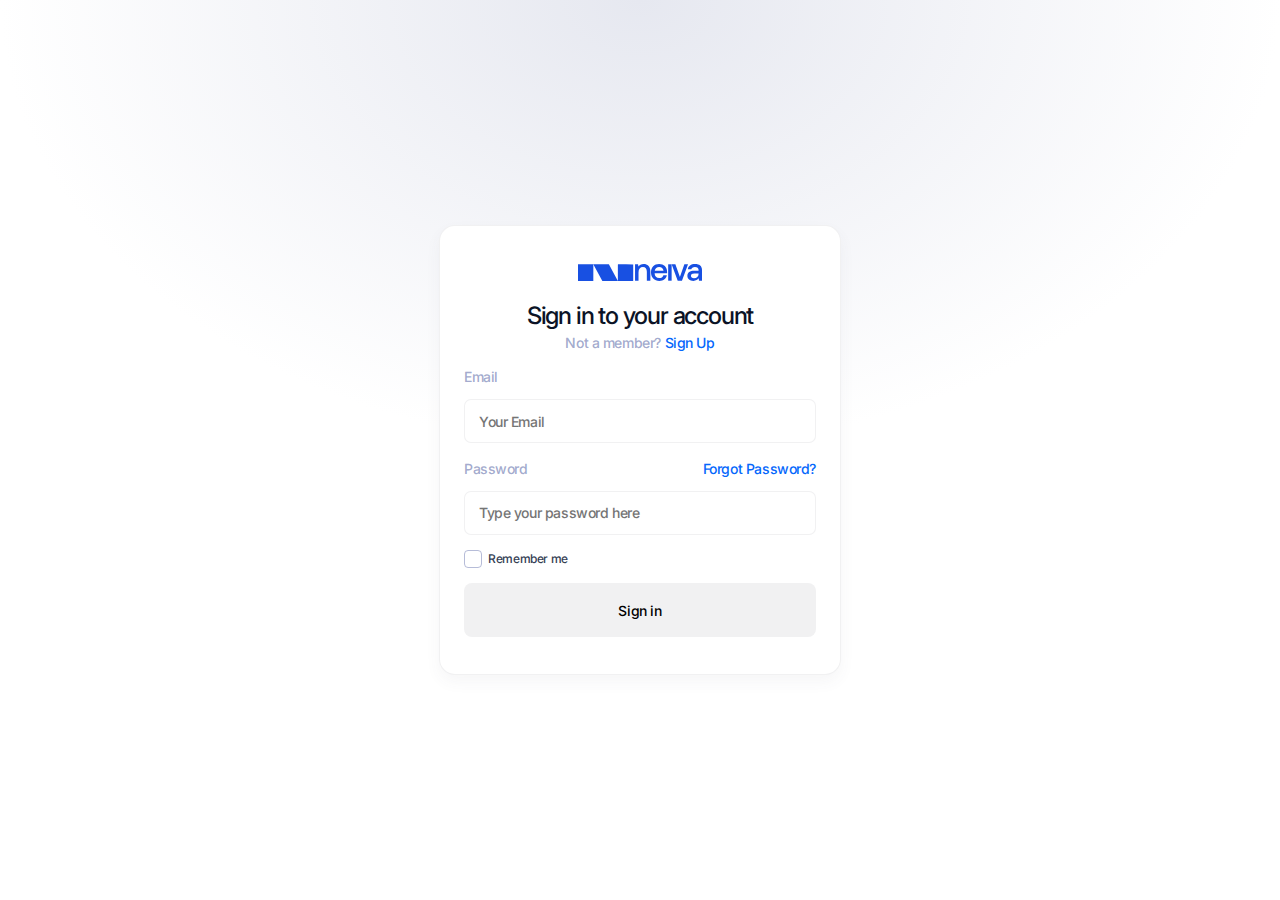
<file: index.html>
<!DOCTYPE html>
<html lang="en">
<link rel="stylesheet" href="styles/styles.css">
<head>
    <meta charset="UTF-8">
    <meta name="viewport" content="initial-scale-1">
    <title>Neiva</title>
</head>
<body>

<div class="sign-in-form">

    <div class="sign-in-form__container">
        <img class="sign-in-form__logo" src="img/Logo.svg" alt="logo">
        <div class="sign-in-form__title">
            <p class="text text_title">Sign in to your account</p>
            <p class="text text_smokey">Not a member?&#160;<a href="#" class="text text_link">Sign Up</a></p>
        </div>

        <div class="sign-in-form__label">
            <label class="text text_smokey" for="email">Email</label>
            <input class="sign-in-form__input text text_gray" id="email" type="email" name="email"
                   placeholder="Your Email">
        </div>

        <div class="sign-in-form__label">
            <div class="row-container">
                <label for="password" class="text text_smokey">Password</label>
                <a href="#" class="text text_link">Forgot Password?</a>
            </div>
            <input class="sign-in-form__input text text_gray" type="password" name="password"
                   placeholder="Type your password here" id="password">
        </div>

        <div class="sign-in-form__checkbox">
            <input type="checkbox" class="custom_checkbox" id="remember" name="remember">
            <label class="text text_small" for="remember">Remember me</label>
        </div>

        <button class="sign-in-form__button text" type="button">Sign in</button>
    </div>
</div>
</body>
</html>
</file>
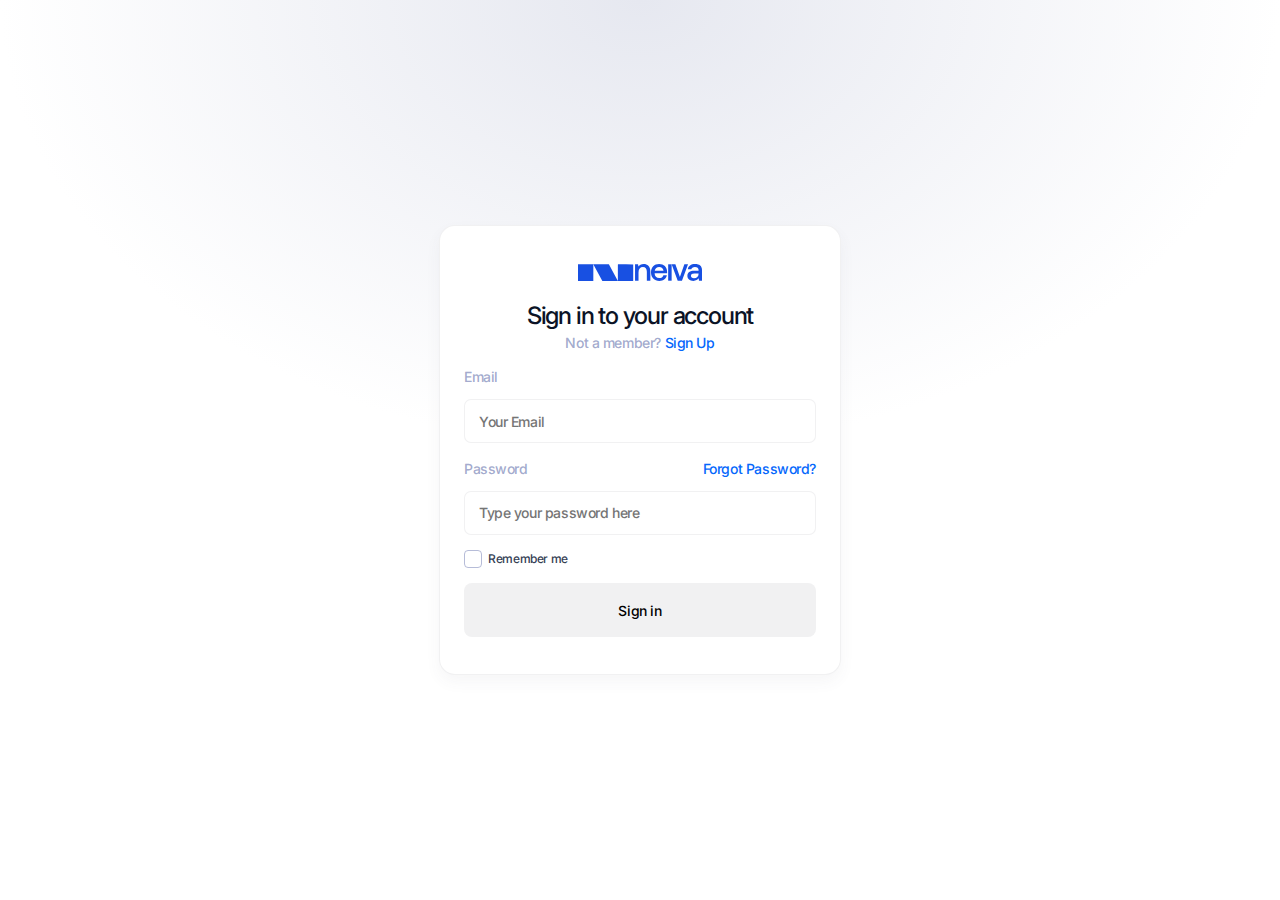
<file: index-DOM-generated.html>
<!DOCTYPE html>
<html lang="en">
<link rel="stylesheet" href="styles/styles.css">
<script src="js/script.js"></script>
<head>
  <meta charset="UTF-8">
  <meta name="viewport" content="initial-scale-1">
  <title>Neiva</title>
</head>
<body>
</body>
</html>
</file>
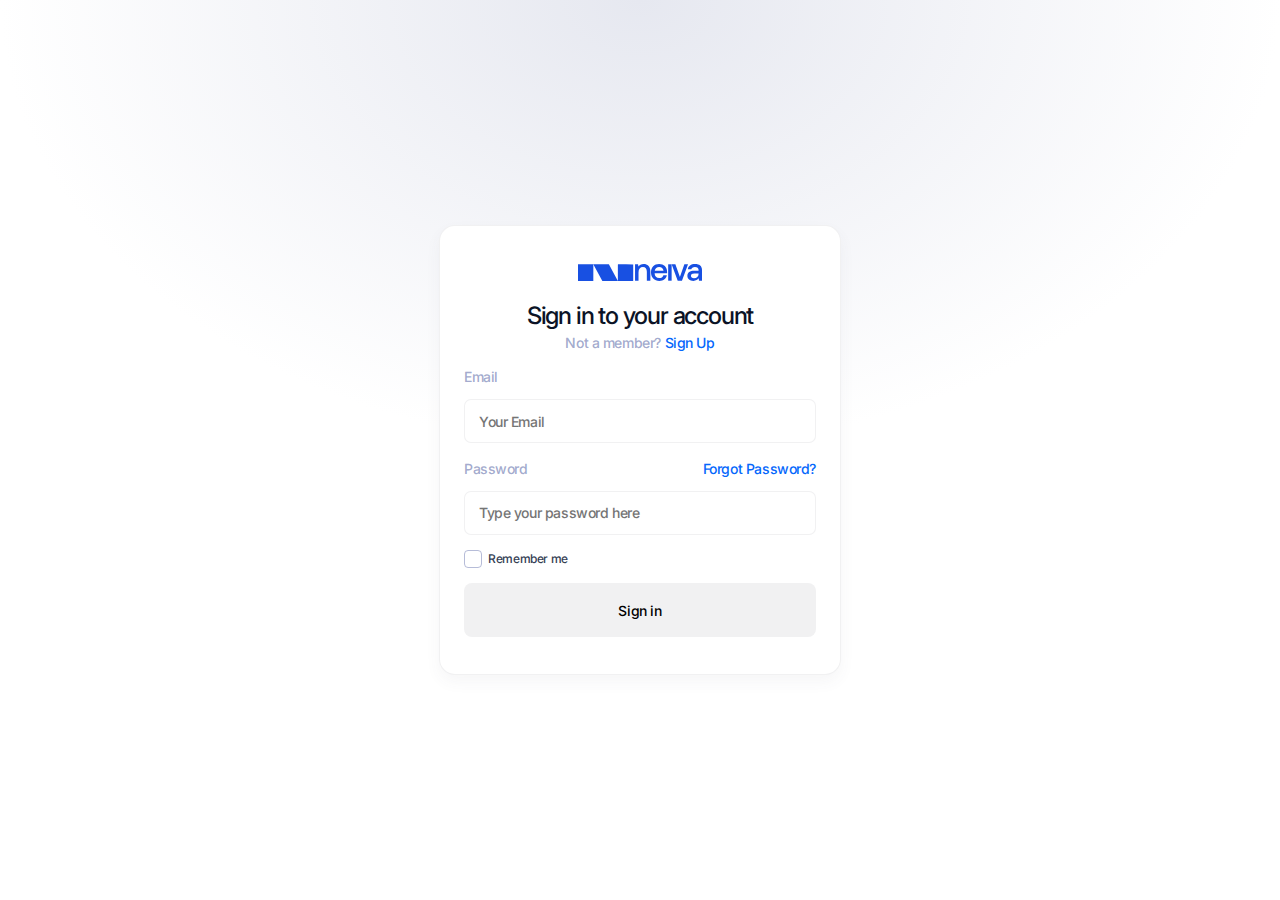
<file: index-DomGeneratedLogin.html>
<!DOCTYPE html>
<html lang="en">
<link rel="stylesheet" href="styles/styles.css">
<script src="js/script-DomGeneratedLogin.js" defer></script>
<head>
  <meta charset="UTF-8">
  <meta name="viewport" content="initial-scale-1">
  <title>Neiva</title>
</head>
<body>
</body>
</html>
</file>
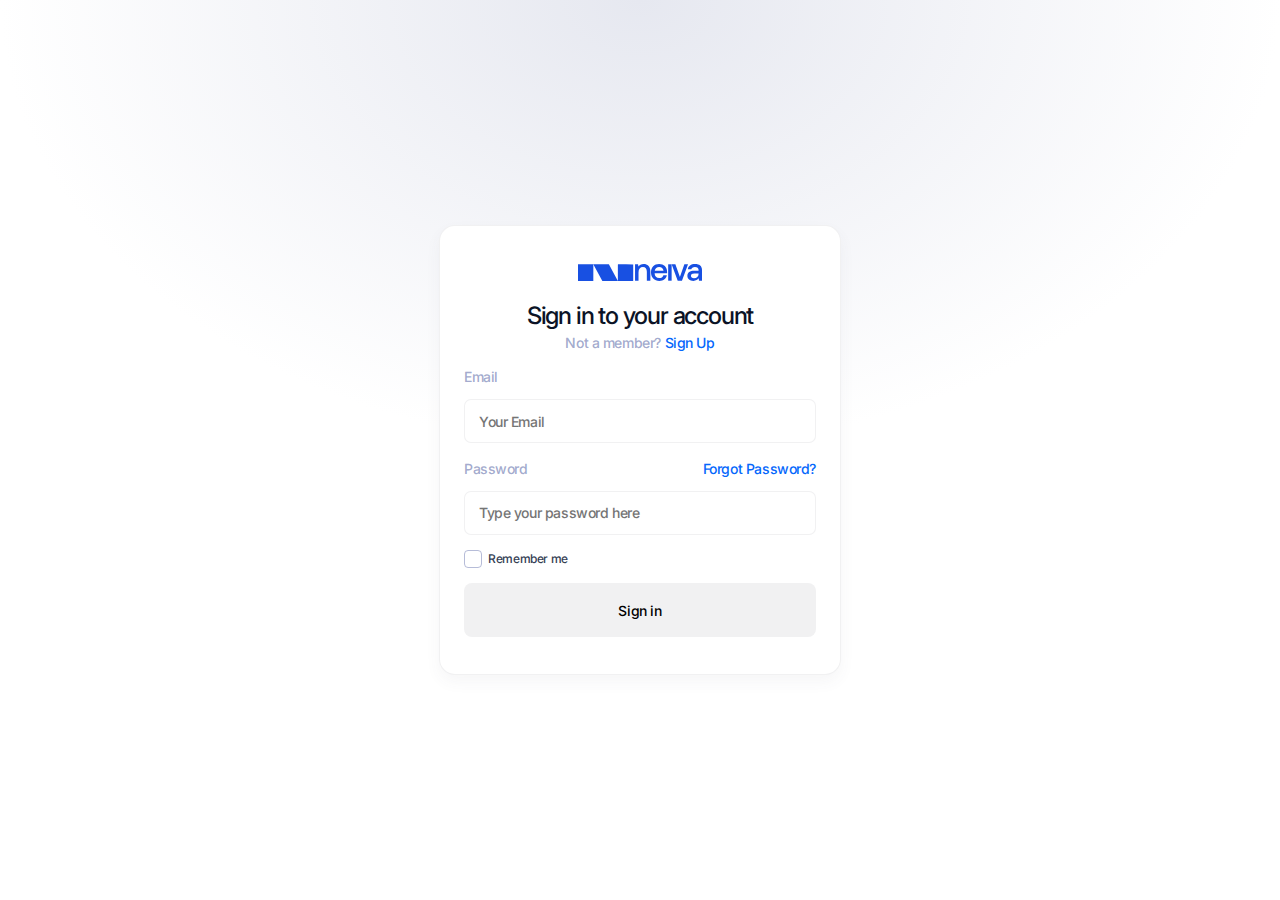
<file: index-DomGeneratedLoginFunction.html>
<!DOCTYPE html>
<html lang="en">
<link rel="stylesheet" href="styles/styles.css">
<script src="js/script-DomGeneratedLoginFunction.js" defer></script>
<head>
  <meta charset="UTF-8">
  <meta name="viewport" content="initial-scale-1">
  <title>Neiva</title>
</head>
<body>
</body>
</html>
</file>
<file: styles/styles.css>
@import url('https://fonts.googleapis.com/css2?family=Inter:wght@200;500&display=swap');

* {
    margin: 0;
}

body {
    background: radial-gradient(50% 50% at 50% 0%, rgba(230, 232, 240, 1) 0%, rgba(255, 255, 255, 1) 100%);
    display: flex;
    justify-content: center;
    align-items: center;
    height: 100vh;
    width: 100%;
}

.sign-in-form {
    width: 400px;
    height: 448px;
    background-color: rgba(255, 255, 255, 1);
    display: flex;
    justify-content: center;
    align-items: center;
    border-radius: 16px;
    border: 1px solid rgba(11, 19, 38, 0.06);
    box-shadow: 0 7px 15px 0 rgba(71, 84, 103, 0.05);
}

.sign-in-form__container {
    width: 352px;
    height: 390px;
    display: flex;
    flex-direction: column;
    align-items: center;
    justify-content: space-around;
}

.sign-in-form__logo {
    width: 124px;
    height: 21px;
}

.sign-in-form__title {
    display: flex;
    flex-direction: column;
    align-items: center;
}

.text {
    font-family: 'Inter', sans-serif;
    font-weight: 500;
    line-height: 140%;
    font-size: 14px;
    letter-spacing: -0.42px;
}

.text_title {
    color: rgba(11, 19, 38, 1);
    font-size: 24px;
    letter-spacing: -1.2px;
}

.text_smokey {
    color: rgba(151, 159, 199, 0.90);
}

.text_link {
    color: rgba(5, 103, 252, 1);
    text-decoration: none;
}

.text_gray {
    color: rgba(71, 84, 103, 1.0);
}

.text_small {
    color: rgba(52, 64, 84, 1);
    font-size: 12px;
    letter-spacing: -0.36px;
}

.sign-in-form__label {
    display: flex;
    flex-direction: column;
    justify-content: space-between;
    width: 100%;
    height: 76px;
}

.sign-in-form__input {
    height: 40px;
    border-radius: 7px;
    border: 1px solid rgba(11, 19, 38, 0.06);
}

input[type=email], [type=password] {
    padding-left: 14px;
}

.row-container {
    display: flex;
    justify-content: space-between;
}

.sign-in-form__checkbox {
    display: flex;
    flex-direction: row;
    height: auto;
    width: 100%;
}

input[type=checkbox] {
    display: none;
}

.custom_checkbox + label {
    display: inline-flex;
    align-items: center;
    user-select: none;
}

.custom_checkbox + label::before {
    content: '';
    display: inline-block;
    width: 16px;
    height: 16px;
    border: 1px solid rgba(151, 159, 199, 0.70);
    border-radius: 4px;
    margin-right: 6px;
    flex-shrink: 0;
    flex-grow: 0;
    background-repeat: no-repeat;
    background-position: center center;
    background-size: 75% 75%;
}

.custom_checkbox:checked + label::before {
    border-color: rgba(5, 103, 252, 1);
    background-color: rgba(5, 103, 252, 1);
    background-image: url("../img/Check.svg");
}

.sign-in-form__button {
    height: 54px;
    width: 352px;
    border-radius: 8px;
    background-color: rgba(11, 19, 38, 0.06);
    border: none;
}

@media (max-width: 448px) {

    body{
        background:rgba(151, 159, 199, 0.9);
    }

    .sign-in-form {
        width: 95%;
        height: 90vh;
    }

    .sign-in-form__container {
        width: 90%;
        height: 75vh;
        justify-content: space-evenly;
    }
}
</file>
